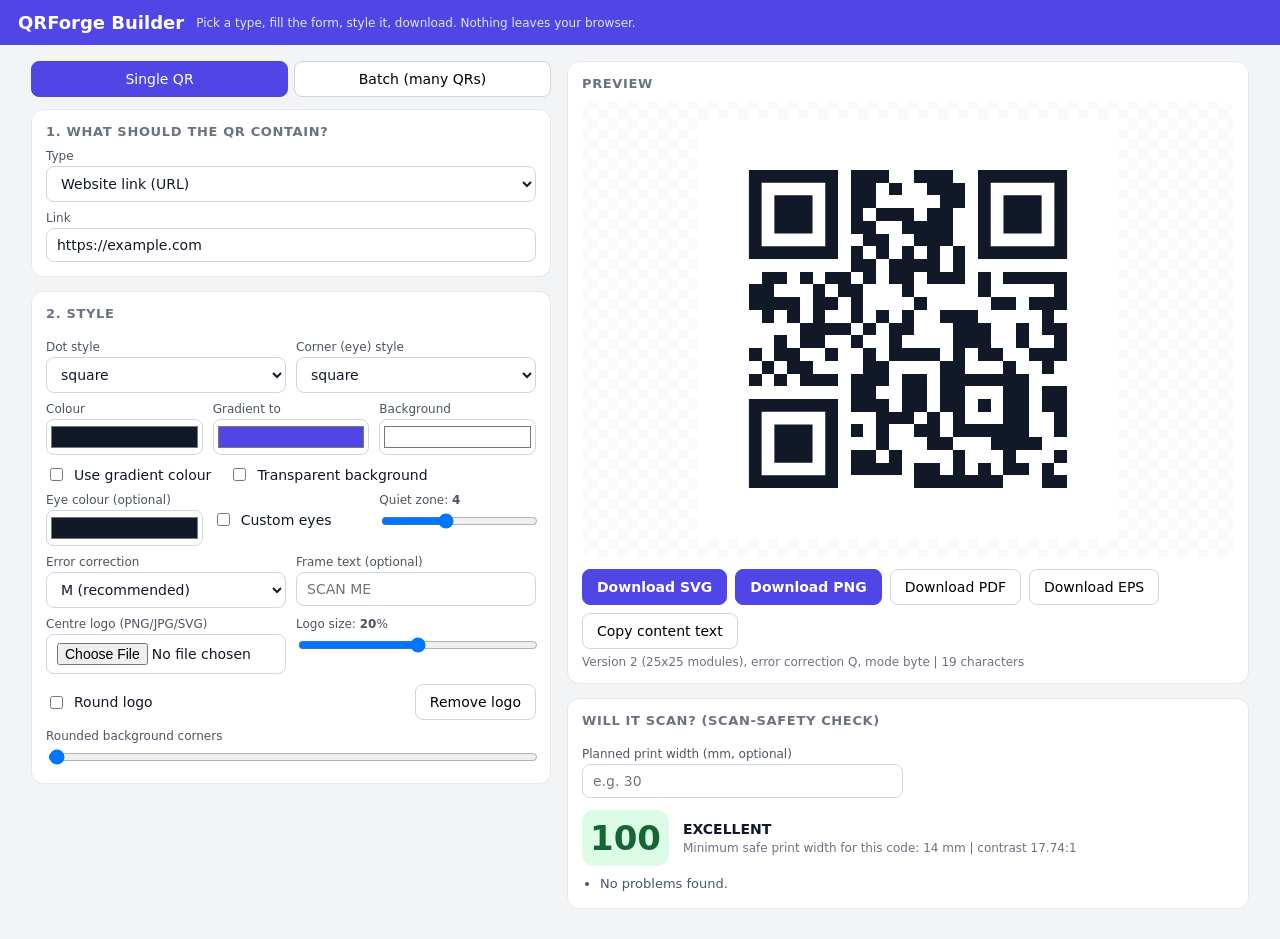
<file: index.html>
<!doctype html>
<html lang="en">
<head>
<meta charset="utf-8"><meta name="viewport" content="width=device-width,initial-scale=1">
<title>QRForge Builder</title>
<style>
  :root{--bg:#f3f4f6;--card:#fff;--ink:#111827;--mut:#6b7280;--line:#e5e7eb;--acc:#4f46e5}
  *{box-sizing:border-box}
  body{margin:0;font:14px system-ui,"Segoe UI",Tahoma,sans-serif;background:var(--bg);color:var(--ink)}
  header{display:flex;align-items:center;gap:12px;padding:12px 18px;background:var(--acc);color:#fff;flex-wrap:wrap}
  header h1{margin:0;font-size:18px}header span{opacity:.85;font-size:12px}
  main{display:grid;grid-template-columns:minmax(0,520px) minmax(0,1fr);gap:16px;padding:16px;align-items:start;max-width:1250px;margin:0 auto}
  @media(max-width:900px){main{grid-template-columns:minmax(0,1fr)}}
  .card{background:var(--card);border:1px solid var(--line);border-radius:12px;padding:14px;margin-bottom:14px}
  h2{font-size:13px;text-transform:uppercase;letter-spacing:.05em;color:var(--mut);margin:0 0 10px}
  label{display:block;font-size:12px;color:#4b5563;margin:9px 0 3px}
  input,select,textarea{width:100%;font:inherit;padding:8px 10px;border:1px solid #d1d5db;border-radius:8px;background:#fff;color:var(--ink)}
  input[type=color]{padding:2px;height:36px}input[type=range]{padding:0}input[type=checkbox]{width:auto}
  textarea{min-height:64px;resize:vertical}
  .row{display:grid;grid-template-columns:repeat(2,minmax(0,1fr));gap:10px}
  .row3{display:grid;grid-template-columns:repeat(3,minmax(0,1fr));gap:10px}
  .tabs{display:flex;gap:6px;margin-bottom:12px}
  .tabs button{flex:1;padding:9px;border:1px solid #d1d5db;background:#fff;border-radius:8px;cursor:pointer;font:inherit}
  .tabs button.on{background:var(--acc);color:#fff;border-color:var(--acc)}
  button.act{padding:9px 14px;border-radius:8px;border:1px solid #d1d5db;background:#fff;cursor:pointer;font:inherit}
  button.pri{background:var(--acc);color:#fff;border-color:var(--acc);font-weight:600}
  .chk{display:flex;gap:8px;align-items:center;margin-top:10px}
  #prev{display:flex;justify-content:center;padding:18px;background:repeating-conic-gradient(#f9fafb 0 25%,#fff 0 50%) 50%/20px 20px;border-radius:10px}
  #prev svg{max-width:100%;height:auto;max-height:420px;width:auto}
  .score{display:flex;align-items:center;gap:14px}
  .big{font-size:34px;font-weight:800;min-width:78px;text-align:center;border-radius:12px;padding:8px}
  .excellent{background:#dcfce7;color:#166534}.good{background:#e0f2fe;color:#075985}.risky{background:#fef3c7;color:#92400e}.poor{background:#fee2e2;color:#991b1b}
  ul.iss{margin:10px 0 0;padding-left:18px;font-size:13px}ul.iss li{margin:3px 0}
  li.error{color:#b91c1c}li.warning{color:#b45309}li.info{color:#475569}
  .meta{font-size:12px;color:var(--mut);margin-top:6px;word-break:break-all}
  .btns{display:flex;gap:8px;flex-wrap:wrap;margin-top:12px}
  #err{color:#b91c1c;font-size:13px;margin-bottom:8px}
  .hint{color:var(--mut);font-size:12px;margin-top:4px}
</style>
</head>
<body>
<header><h1>QRForge Builder</h1><span>Pick a type, fill the form, style it, download. Nothing leaves your browser.</span></header>
<main>
<div>
  <div class="tabs"><button id="t1" class="on">Single QR</button><button id="t2">Batch (many QRs)</button></div>

  <div id="single">
    <div class="card"><h2>1. What should the QR contain?</h2>
      <label>Type</label><select id="type"></select>
      <div id="fields"></div>
    </div>
  </div>

  <div id="batch" style="display:none">
    <div class="card"><h2>1. List of contents (one per line)</h2>
      <p class="hint">Every line becomes one QR code. Use <b>name | content</b> to name the file, e.g. <code>table-1 | https://menu.example.com/t1</code>. A line without | uses the line as content.</p>
      <textarea id="lines" style="min-height:150px" spellcheck="false">table-1 | https://example.com/menu?table=1
table-2 | https://example.com/menu?table=2
table-3 | https://example.com/menu?table=3</textarea>
      <div class="btns"><button class="act pri" id="zipSvg">Download ZIP (SVG)</button><button class="act" id="zipPng">Download ZIP (PNG)</button><button class="act" id="zipPdf">Download ZIP (PDF)</button><button class="act" id="sheet">Open print sheet</button></div>
      <div class="hint" id="bcount"></div>
    </div>
  </div>

  <div class="card"><h2>2. Style</h2>
    <div class="row"><div><label>Dot style</label><select id="dots"></select></div><div><label>Corner (eye) style</label><select id="eyes"></select></div></div>
    <div class="row3"><div><label>Colour</label><input type="color" id="fg" value="#111827"></div><div><label>Gradient to</label><input type="color" id="fg2" value="#4f46e5"></div><div><label>Background</label><input type="color" id="bg" value="#ffffff"></div></div>
    <div class="chk"><input type="checkbox" id="grad"><span>Use gradient colour</span><input type="checkbox" id="transp" style="margin-left:14px"><span>Transparent background</span></div>
    <div class="row3"><div><label>Eye colour (optional)</label><input type="color" id="eye" value="#111827"></div><div><label>&nbsp;</label><div class="chk" style="margin:0"><input type="checkbox" id="useEye"><span>Custom eyes</span></div></div><div><label>Quiet zone: <b id="mv">4</b></label><input type="range" id="margin" min="0" max="10" value="4"></div></div>
    <div class="row"><div><label>Error correction</label><select id="ecl"><option value="M">M (recommended)</option><option value="L">L (smallest)</option><option value="Q">Q</option><option value="H">H (most robust)</option></select></div>
    <div><label>Frame text (optional)</label><input id="frame" placeholder="SCAN ME" maxlength="28"></div></div>
    <div class="row"><div><label>Centre logo (PNG/JPG/SVG)</label><input type="file" id="logo" accept="image/png,image/jpeg,image/svg+xml,image/webp"></div>
    <div><label>Logo size: <b id="lv">20</b>%</label><input type="range" id="lsize" min="10" max="30" value="20"></div></div>
    <div class="chk"><input type="checkbox" id="lcirc"><span>Round logo</span><button class="act" id="lclear" style="margin-left:auto">Remove logo</button></div>
    <label>Rounded background corners</label><input type="range" id="radius" min="0" max="25" value="0">
  </div>
</div>

<div>
  <div class="card"><h2>Preview</h2><div id="err"></div><div id="prev"></div>
    <div class="btns"><button class="act pri" id="dSvg">Download SVG</button><button class="act pri" id="dPng">Download PNG</button><button class="act" id="dPdf" title="Plain print version: square modules, first colour only">Download PDF</button><button class="act" id="dEps" title="Plain print version: square modules, first colour only">Download EPS</button><button class="act" id="cpy">Copy content text</button></div>
    <div class="meta" id="meta"></div>
  </div>
  <div class="card"><h2>Will it scan? (scan-safety check)</h2>
    <div class="row"><div><label>Planned print width (mm, optional)</label><input id="mm" type="number" min="5" max="1000" placeholder="e.g. 30"></div><div></div></div>
    <div class="score" style="margin-top:12px"><div class="big" id="sc">-</div><div><b id="lvl"></b><div class="hint" id="cm"></div></div></div>
    <ul class="iss" id="iss"></ul>
  </div>
</div>
</main>

<script>/*!
 * QRForge v1.0.0
 * Zero-dependency QR code generator for browser and Node.js.
 * 15 ready-made payload builders (Wi-Fi, vCard, UPI, EPC, Pix, ZATCA...), custom styles,
 * logo in the centre, scan-safety analysis, PNG/SVG output, batch ZIP and print sheets.
 * (c) QRForge. See LICENSE.txt.
 */
!function(e,t){"object"==typeof module&&module.exports?module.exports=t():"function"==typeof define&&define.amd?define([],t):e.QRForge=t()}("undefined"!=typeof self?self:this,function(){"use strict";var e=Object.prototype.hasOwnProperty;function t(e){return!(null===e||"object"!=typeof e||Array.isArray(e)||e instanceof Date)}function r(t,r){return null!=t&&e.call(t,r)}function n(e){throw new Error("QRForge: "+e)}function o(e){return null==e?"":String(e)}function a(e){return String(e).replace(/[&<>"']/g,function(e){return{"&":"&amp;","<":"&lt;",">":"&gt;",'"':"&quot;","'":"&#39;"}[e]})}function i(e,t,r,n){return e=+e,isFinite(e)?Math.min(r,Math.max(t,e)):n}function s(e){for(var t=[],r=0;r<e.length;r++){var n=e.charCodeAt(r);if(n>=55296&&n<56320&&r+1<e.length){var o=e.charCodeAt(r+1);o>=56320&&o<57344&&(n=65536+(n-55296<<10)+(o-56320),r++)}n<128?t.push(n):n<2048?t.push(192|n>>6,128|63&n):n<65536?t.push(224|n>>12,128|n>>6&63,128|63&n):t.push(240|n>>18,128|n>>12&63,128|n>>6&63,128|63&n)}return t}var l="ABCDEFGHIJKLMNOPQRSTUVWXYZabcdefghijklmnopqrstuvwxyz0123456789+/";function u(e){for(var t="",r=0;r<e.length;r+=3){var n=e[r],o=r+1<e.length?e[r+1]:0,a=r+2<e.length?e[r+2]:0;t+=l[n>>2]+l[(3&n)<<4|o>>4]+(r+1<e.length?l[(15&o)<<2|a>>6]:"=")+(r+2<e.length?l[63&a]:"=")}return t}var c={black:"#000000",white:"#ffffff",red:"#ff0000",green:"#008000",blue:"#0000ff",navy:"#000080",gray:"#808080",grey:"#808080",orange:"#ffa500",purple:"#800080",teal:"#008080",maroon:"#800000",yellow:"#ffff00",pink:"#ffc0cb",brown:"#a52a2a",silver:"#c0c0c0",indigo:"#4b0082",crimson:"#dc143c",gold:"#ffd700",cyan:"#00ffff",magenta:"#ff00ff",lime:"#00ff00",olive:"#808000"};function f(e,t){return"string"!=typeof e?t:(e=e.trim(),/^#([0-9a-fA-F]{3}|[0-9a-fA-F]{4}|[0-9a-fA-F]{6}|[0-9a-fA-F]{8})$/.test(e)||/^[a-zA-Z]{3,20}$/.test(e)||/^(rgb|hsl)a?\(\s*[\d.%\s,\/-]+\)$/.test(e)?e:t)}function h(e){return"string"!=typeof e?null:(e=e.trim().toLowerCase(),r(c,e)&&(e=c[e]),(t=/^#([0-9a-f]{3})[0-9a-f]?$/.exec(e))?[parseInt(t[1][0]+t[1][0],16),parseInt(t[1][1]+t[1][1],16),parseInt(t[1][2]+t[1][2],16)]:(t=/^#([0-9a-f]{6})(?:[0-9a-f]{2})?$/.exec(e))?[parseInt(t[1].substr(0,2),16),parseInt(t[1].substr(2,2),16),parseInt(t[1].substr(4,2),16)]:(t=/^rgba?\(\s*(\d+)[\s,]+(\d+)[\s,]+(\d+)/.exec(e))?[Math.min(255,+t[1]),Math.min(255,+t[2]),Math.min(255,+t[3])]:null);var t}function g(e){var t=e.map(function(e){return(e/=255)<=.03928?e/12.92:Math.pow((e+.055)/1.055,2.4)});return.2126*t[0]+.7152*t[1]+.0722*t[2]}function d(e,t){var r=g(e),n=g(t);return(Math.max(r,n)+.05)/(Math.min(r,n)+.05)}function p(e,t){var r=o(e).replace(/[\\\/:*?"<>|\u0000-\u001f]/g,"-").replace(/\s+/g," ").trim().replace(/[. ]+$/,"");return/^(con|prn|aux|nul|com[1-9]|lpt[1-9])(\..*)?$/i.test(r)&&(r="_"+r),(r||t||"qrcode").slice(0,120)}var m=function(){var e=[[-1,7,10,15,20,26,18,20,24,30,18,20,24,26,30,22,24,28,30,28,28,28,28,30,30,26,28,30,30,30,30,30,30,30,30,30,30,30,30,30,30],[-1,10,16,26,18,24,16,18,22,22,26,30,22,22,24,24,28,28,26,26,26,26,28,28,28,28,28,28,28,28,28,28,28,28,28,28,28,28,28,28,28],[-1,13,22,18,26,18,24,18,22,20,24,28,26,24,20,30,24,28,28,26,30,28,30,30,30,30,28,30,30,30,30,30,30,30,30,30,30,30,30,30,30],[-1,17,28,22,16,22,28,26,26,24,28,24,28,22,24,24,30,28,28,26,28,30,24,30,30,30,30,30,30,30,30,30,30,30,30,30,30,30,30,30,30]],t=[[-1,1,1,1,1,1,2,2,2,2,4,4,4,4,4,6,6,6,6,7,8,8,9,9,10,12,12,12,13,14,15,16,17,18,19,19,20,21,22,24,25],[-1,1,1,1,2,2,4,4,4,5,5,5,8,9,9,10,10,11,13,14,16,17,17,18,20,21,23,25,26,28,29,31,33,35,37,38,40,43,45,47,49],[-1,1,1,2,2,4,4,6,6,8,8,8,10,12,16,12,17,16,18,21,20,23,23,25,27,29,34,34,35,38,40,43,45,48,51,53,56,59,62,65,68],[-1,1,1,2,4,4,4,5,6,8,8,11,11,16,16,18,16,19,21,25,25,25,34,30,32,35,37,40,42,45,48,51,54,57,60,63,66,70,74,77,81]],o={L:0,M:1,Q:2,H:3},a={L:1,M:0,Q:3,H:2},l=["L","M","Q","H"],u="0123456789ABCDEFGHIJKLMNOPQRSTUVWXYZ $%*+-./:",c={numeric:[10,12,14],alnum:[9,11,13],byte:[8,16,16]},f={numeric:1,alnum:2,byte:4};function h(e){var t=(16*e+128)*e+64;if(e>=2){var r=Math.floor(e/7)+2;t-=(25*r-10)*r-55,e>=7&&(t-=36)}return t}function g(r,n){return Math.floor(h(r)/8)-e[n][r]*t[n][r]}function d(e,t){for(var r=0,n=7;n>=0;n--)r=r<<1^285*(r>>>7),r^=(t>>>n&1)*e;return r}function p(e,t){var r=t.map(function(){return 0});return e.forEach(function(e){var n=e^r.shift();r.push(0),t.forEach(function(e,t){r[t]^=d(e,n)})}),r}function m(e,t){return!!(e>>>t&1)}function v(e,t,r){return 4+c[e][r<=9?0:r<=26?1:2]+("numeric"===e?10*Math.floor(t/3)+(t%3==1?4:t%3==2?7:0):"alnum"===e?11*Math.floor(t/2)+t%2*6:8*t)}return{encode:function(y,b){b=b||{};var w=String(y);w.length||n("content is empty");for(var x,M=r(o,b.ecl)?b.ecl:"M",A=o[M],k=function(e){if(/^[0-9]+$/.test(e))return"numeric";for(var t=0;t<e.length;t++)if(u.indexOf(e[t])<0)return"byte";return"alnum"}(w),C="byte"===k?s(w):null,U=C?C.length:w.length,z=0|i(b.minVersion,1,40,1);z>40&&n("content is too long for a QR code at error correction "+M),!((x=v(k,U,z))<=8*g(z,A));z++);if(!1!==b.boost)for(var E=A+1;E<4;E++)x<=8*g(z,E)&&(A=E);var T,R,P=4*z+17,F=[];function I(e,t){for(var r=t-1;r>=0;r--)F.push(e>>>r&1)}if(I(f[k],4),I(U,c[k][z<=9?0:z<=26?1:2]),"numeric"===k)for(T=0;T<w.length;T+=3){var q=w.substr(T,3);I(parseInt(q,10),3===q.length?10:2===q.length?7:4)}else if("alnum"===k)for(T=0;T<w.length;T+=2)T+1<w.length?I(45*u.indexOf(w[T])+u.indexOf(w[T+1]),11):I(u.indexOf(w[T]),6);else C.forEach(function(e){I(e,8)});var N=8*g(z,A);I(0,Math.min(4,N-F.length)),I(0,(8-F.length%8)%8);for(var j=236;F.length<N;j^=253)I(j,8);var O=[];for(T=0;T<F.length;T+=8){var D=0;for(R=0;R<8;R++)D=D<<1|F[T+R];O.push(D)}var S=t[A][z],L=e[A][z],B=Math.floor(h(z)/8),$=S-B%S,Q=Math.floor(B/S),V=[],H=function(e){for(var t=[],r=0;r<e;r++)t.push(0);t[e-1]=1;var n=1;for(r=0;r<e;r++){for(var o=0;o<t.length;o++)t[o]=d(t[o],n),o+1<t.length&&(t[o]^=t[o+1]);n=d(n,2)}return t}(L),Z=0;for(T=0;T<S;T++){var W=O.slice(Z,Z+Q-L+(T<$?0:1)),G=p(W,H);Z+=W.length,T<$&&W.push(0),V.push(W.concat(G))}var Y=[],K=[];for(T=0;T<V[0].length;T++)for(R=0;R<V.length;R++)(T!==Q-L||R>=$)&&(Y.push(V[R][T]),K.push(R));var _=[],J=[];for(T=0;T<P;T++)_.push(new Array(P).fill(!1)),J.push(new Array(P).fill(!1));function X(e,t,r){_[t][e]=r,J[t][e]=!0}function ee(e,t){for(var r=-4;r<=4;r++)for(var n=-4;n<=4;n++){var o=Math.max(Math.abs(n),Math.abs(r)),a=e+n,i=t+r;a>=0&&a<P&&i>=0&&i<P&&X(a,i,2!==o&&4!==o)}}function te(e,t){for(var r=-2;r<=2;r++)for(var n=-2;n<=2;n++)X(e+n,t+r,1!==Math.max(Math.abs(n),Math.abs(r)))}function re(e){for(var t=a[l[A]]<<3|e,r=t,n=0;n<10;n++)r=r<<1^1335*(r>>>9);var o,i=21522^(t<<10|r);for(o=0;o<=5;o++)X(8,o,m(i,o));for(X(8,7,m(i,6)),X(8,8,m(i,7)),X(7,8,m(i,8)),o=9;o<15;o++)X(14-o,8,m(i,o));for(o=0;o<8;o++)X(P-1-o,8,m(i,o));for(o=8;o<15;o++)X(8,P-15+o,m(i,o));X(8,P-8,!0)}for(T=0;T<P;T++)X(6,T,T%2==0),X(T,6,T%2==0);ee(3,3),ee(P-4,3),ee(3,P-4);var ne=function(e){if(1===e)return[];for(var t=Math.floor(e/7)+2,r=4*e+17,n=32===e?26:2*Math.ceil((4*e+4)/(2*t-2)),o=[6],a=r-7;o.length<t;a-=n)o.splice(1,0,a);return o}(z),oe=ne.length;for(T=0;T<oe;T++)for(R=0;R<oe;R++)0===T&&0===R||0===T&&R===oe-1||T===oe-1&&0===R||te(ne[T],ne[R]);if(re(0),z>=7){var ae=z;for(T=0;T<12;T++)ae=ae<<1^7973*(ae>>>11);var ie=z<<12|ae;for(T=0;T<18;T++){var se=m(ie,T),le=P-11+T%3,ue=Math.floor(T/3);X(le,ue,se),X(ue,le,se)}}for(var ce=0,fe=new Array(P*P),he=P-1;he>=1;he-=2){6===he&&(he=5);for(var ge=0;ge<P;ge++)for(R=0;R<2;R++){var de=he-R,pe=!(he+1&2)?P-1-ge:ge;!J[pe][de]&&ce<8*Y.length&&(_[pe][de]=m(Y[ce>>>3],7-(7&ce)),fe[pe*P+de]=ce>>>3,ce++)}}function me(e){for(var t=0;t<P;t++)for(var r=0;r<P;r++){var n;switch(e){case 0:n=(r+t)%2==0;break;case 1:n=t%2==0;break;case 2:n=r%3==0;break;case 3:n=(r+t)%3==0;break;case 4:n=(Math.floor(r/3)+Math.floor(t/2))%2==0;break;case 5:n=r*t%2+r*t%3==0;break;case 6:n=(r*t%2+r*t%3)%2==0;break;default:n=((r+t)%2+r*t%3)%2==0}n&&!J[t][r]&&(_[t][r]=!_[t][r])}}function ve(){var e,t,r,n=0,o=0,a=[1,0,1,1,1,0,1,0,0,0,0],i=[0,0,0,0,1,0,1,1,1,0,1];function s(e){var t,r,n=0,o=1;for(t=1;t<=P;t++)t<P&&e[t]===e[t-1]?o++:(o>=5&&(n+=o-5+3),o=1);for(t=0;t+11<=P;t++){var s=!0,l=!0;for(r=0;r<11;r++)e[t+r]!==a[r]&&(s=!1),e[t+r]!==i[r]&&(l=!1);s&&(n+=40),l&&(n+=40)}return n}for(e=0;e<P;e++){var l=[],u=[];for(t=0;t<P;t++)l.push(_[e][t]?1:0),u.push(_[t][e]?1:0),_[e][t]&&o++;n+=s(l)+s(u)}for(e=0;e<P-1;e++)for(t=0;t<P-1;t++){var c=_[e][t];c===_[e][t+1]&&c===_[e+1][t]&&c===_[e+1][t+1]&&(n+=3)}return r=P*P,n+=10*(Math.ceil(Math.abs(20*o-10*r)/r)-1)}var ye=0;if(void 0!==b.mask&&null!==b.mask&&b.mask>=0&&b.mask<=7)ye=0|b.mask;else for(var be=1/0,we=0;we<8;we++){me(we),re(we);var xe=ve();xe<be&&(ye=we,be=xe),me(we)}return me(ye),re(ye),{version:z,size:P,ecl:l[A],mask:ye,mode:k,bytes:U,blocks:S,correctable:Math.floor(L/2),cw:function(e,t){return fe[t*P+e]},blockOf:function(e){return K[e]},get:function(e,t){return e>=0&&t>=0&&e<P&&t<P&&_[t][e]}}}}}();function v(e){return encodeURIComponent(o(e))}function y(e,t){return""===o(e).trim()&&n(t+" is required"),o(e).trim()}function b(e,t){var r=+e;return(!isFinite(r)||r<0||r>1e12)&&n(t+" must be a positive number"),r.toFixed(2)}function w(e){return o(e).replace(/([\\;,:"])/g,"\\$1")}function x(e){return o(e).replace(/\\/g,"\\\\").replace(/\r\n|\r|\n/g,"\\n").replace(/;/g,"\\;").replace(/,/g,"\\,")}function M(e){return(e<10?"0":"")+e}function A(e){var t=new Date(e);return t.getUTCFullYear()+M(t.getUTCMonth()+1)+M(t.getUTCDate())}function k(e,t){var r,o="string"==typeof e?/^(\d{4})-(\d{2})-(\d{2})$/.exec(e):null;return o?(A(r=Date.UTC(+o[1],+o[2]-1,+o[3]))!==o[1]+o[2]+o[3]&&n(t+" is not a valid date"),r):(r=e instanceof Date?e:new Date(e),isNaN(r.getTime())&&n(t+" is not a valid date"),Date.UTC(r.getFullYear(),r.getMonth(),r.getDate()))}function C(e,t,r){if(t)return A(k(e,r));var o=e instanceof Date?e:new Date(e);return isNaN(o.getTime())&&n(r+" is not a valid date"),o.getUTCFullYear()+M(o.getUTCMonth()+1)+M(o.getUTCDate())+"T"+M(o.getUTCHours())+M(o.getUTCMinutes())+M(o.getUTCSeconds())+"Z"}function U(e){return o(e).replace(/\\/g,"\\\\").replace(/\r\n|\r|\n/g,"\\n").replace(/;/g,"\\;").replace(/,/g,"\\,")}function z(e,t){return e+("0"+(t=o(t)).length).slice(-2)+t}function E(e){return o(e).normalize?o(e).normalize("NFD").replace(/[\u0300-\u036f]/g,"").replace(/[^\x20-\x7e]/g,""):o(e)}function T(e,t){var r=s(t);return r.length>255&&n("ZATCA field is too long"),[e,r.length].concat(r)}var R={text:function(e){return o(t(e)?e.text:e)},url:function(e){var r=y(t(e)?e.url:e,"url");return/^[a-z][a-z0-9+.\-]*:/i.test(r)?/^(https?|ftp):\/\//i.test(r)||n('url must start with http:// or https:// (use type "text" for other schemes)'):r="https://"+r,/[\s\u0000-\u001f]/.test(r)&&n("url must not contain spaces"),r},wifi:function(e){var t=o((e=e||{}).security||(e.password?"WPA":"nopass")).toUpperCase();["WPA","WPA2","WPA3","WEP","NOPASS"].indexOf(t)<0&&n("wifi security must be WPA, WEP or nopass");var r="NOPASS"===t?"nopass":"WEP"===t?"WEP":"WPA";return"nopass"===r||o(e.password)||n("wifi password is required for "+r),""===o(e.ssid)&&n("wifi ssid is required"),"WIFI:T:"+r+";S:"+w(o(e.ssid))+";"+("nopass"!==r?"P:"+w(e.password)+";":"")+(e.hidden?"H:true;":"")+";"},vcard:function(e){var t=o((e=e||{}).firstName),r=o(e.lastName),a=o(e.name)||(t+" "+r).trim();a||n("vcard needs a name");var i=["BEGIN:VCARD","VERSION:3.0","N:"+x(r)+";"+x(t)+";;;","FN:"+x(a)];return e.org&&i.push("ORG:"+x(e.org)),e.title&&i.push("TITLE:"+x(e.title)),e.phone&&i.push("TEL;TYPE=CELL:"+x(e.phone)),e.workPhone&&i.push("TEL;TYPE=WORK:"+x(e.workPhone)),e.email&&i.push("EMAIL:"+x(e.email)),e.website&&i.push("URL:"+x(e.website)),(e.street||e.city||e.region||e.zip||e.country)&&i.push("ADR;TYPE=WORK:;;"+[e.street,e.city,e.region,e.zip,e.country].map(x).join(";")),e.note&&i.push("NOTE:"+x(e.note)),i.push("END:VCARD"),i.join("\r\n")},email:function(e){var r=y((e=t(e)?e:{to:e}).to,"email address");/^[^\s@<>"]+@[^\s@<>"]+\.[^\s@<>"]+$/.test(r)||n("email address looks invalid");var o=[];return e.subject&&o.push("subject="+v(e.subject)),e.body&&o.push("body="+v(e.body)),"mailto:"+r+(o.length?"?"+o.join("&"):"")},phone:function(e){var r=y(t(e)?e.number:e,"phone number");return/^\+?[0-9 ()\-.]{3,24}$/.test(r)||n("phone number looks invalid"),"tel:"+r.replace(/[ ().\-]/g,"")},sms:function(e){var t=y((e=e||{}).number,"phone number");return/^\+?[0-9 ()\-.]{3,24}$/.test(t)||n("phone number looks invalid"),"SMSTO:"+t.replace(/[ ().\-]/g,"")+":"+o(e.message)},geo:function(e){var t=+(e=e||{}).lat,r=+(void 0!==e.lng?e.lng:e.lon);return(!isFinite(t)||t<-90||t>90)&&n("latitude must be between -90 and 90"),(!isFinite(r)||r<-180||r>180)&&n("longitude must be between -180 and 180"),"geo:"+t+","+r+(e.query?"?q="+v(e.query):"")},whatsapp:function(e){var t=o((e=e||{}).number).replace(/[^0-9]/g,"");return(t.length<6||t.length>15)&&n("whatsapp number must be in international format, e.g. +923001234567"),"https://wa.me/"+t+(e.message?"?text="+v(e.message):"")},event:function(e){var t,r=y((e=e||{}).title,"event title"),n=!!e.allDay,o=C(e.start,n,"event start");t=n?A(k(e.end||e.start,"event end")+864e5):C(e.end||e.start,!1,"event end");var a=["BEGIN:VCALENDAR","VERSION:2.0","BEGIN:VEVENT","SUMMARY:"+U(r),"DTSTART"+(n?";VALUE=DATE":"")+":"+o,"DTEND"+(n?";VALUE=DATE":"")+":"+t];return e.location&&a.push("LOCATION:"+U(e.location)),e.description&&a.push("DESCRIPTION:"+U(e.description)),a.push("END:VEVENT","END:VCALENDAR"),a.join("\r\n")},upi:function(e){var t=y((e=e||{}).vpa||e.pa,"UPI id (vpa)");/^[A-Za-z0-9.\-_]{2,256}@[A-Za-z]{2,64}$/.test(t)||n("UPI id must look like name@bank");var r=["pa="+v(t)];return e.name&&r.push("pn="+v(e.name)),void 0!==e.amount&&""!==e.amount&&+e.amount>0&&r.push("am="+b(e.amount,"amount")),r.push("cu="+v(e.currency||"INR")),e.note&&r.push("tn="+v(e.note)),"upi://pay?"+r.join("&")},epc:function(e){var t=y((e=e||{}).iban,"IBAN").replace(/\s+/g,"").toUpperCase();(function(e){if(!/^[A-Z]{2}\d{2}[A-Z0-9]{11,30}$/.test(e))return!1;for(var t=e.slice(4)+e.slice(0,4),r=0,n=0;n<t.length;n++){var o=t.charCodeAt(n),a=o>=65?o-55:o-48;r=(a>9?100*r+a:10*r+a)%97}return 1===r})(t)||n("IBAN is not valid (check digits do not match)");var r=y(e.name,"beneficiary name");r.length>70&&n("beneficiary name is limited to 70 characters");var a=o(e.reference),i=o(e.remittance);[r,a,i,o(e.bic),o(e.purpose)].forEach(function(e){/[\u0000-\u001f\u007f]/.test(e)&&n("EPC fields must not contain line breaks or control characters")}),a.length>35&&n("structured reference is limited to 35 characters"),i.length>140&&n("remittance text is limited to 140 characters");var s="";if(void 0!==e.amount&&""!==e.amount&&0!==+e.amount){var l=+e.amount;(!isFinite(l)||l<.01||l>999999999.99)&&n("EPC amount must be between 0.01 and 999999999.99 EUR"),s="EUR"+l.toFixed(2)}return["BCD","002","1","SCT",o(e.bic).replace(/\s+/g,"").toUpperCase(),r,t,s,o(e.purpose),a,a?"":i].join("\n")},pix:function(e){var t=y((e=e||{}).key,"Pix key"),r=E(y(e.name,"receiver name")).slice(0,25),o=E(y(e.city,"city")).slice(0,15);t.length>77&&n("Pix key is too long"),/^[\x21-\x7e]+$/.test(t)||n("Pix key may only contain plain letters, digits and symbols (no spaces or accents)");var a=z("00","br.gov.bcb.pix")+z("01",t)+(e.description?z("02",E(e.description).slice(0,40)):"");a.length>99&&n("Pix key and description are too long together (max 99 characters inside the account block)");var i=z("00","01")+z("26",a)+z("52","0000")+z("53","986")+(void 0!==e.amount&&""!==e.amount&&+e.amount>0?z("54",b(e.amount,"amount")):"")+z("58","BR")+z("59",r)+z("60",o)+z("62",z("05",E(e.txid||"***").replace(/[^A-Za-z0-9]/g,"").slice(0,25)||"***"));return(i+="6304")+function(e){for(var t=65535,r=s(e),n=0;n<r.length;n++){t^=r[n]<<8;for(var o=0;o<8;o++)t=32768&t?65535&(t<<1^4129):t<<1&65535}return("0000"+t.toString(16).toUpperCase()).slice(-4)}(i)},zatca:function(e){var t=y((e=e||{}).seller,"seller name"),r=y(e.vat,"VAT number"),o=e.time instanceof Date?e.time:new Date(e.time||Date.now());isNaN(o.getTime())&&n("invoice time is not a valid date");var a=o.getUTCFullYear()+"-"+M(o.getUTCMonth()+1)+"-"+M(o.getUTCDate())+"T"+M(o.getUTCHours())+":"+M(o.getUTCMinutes())+":"+M(o.getUTCSeconds())+"Z";return u([].concat(T(1,t),T(2,r),T(3,a),T(4,b(e.total,"total")),T(5,b(e.vatAmount||0,"vat amount"))))},crypto:function(e){var t=o((e=e||{}).coin||"bitcoin").toLowerCase();/^[a-z]{3,20}$/.test(t)||n("coin name looks invalid");var r=y(e.address,"address");/^[A-Za-z0-9]{20,100}$/.test(r)||n("address looks invalid");var a=[];if(void 0!==e.amount&&""!==e.amount&&+e.amount>0){var i=+e.amount;(!isFinite(i)||i>1e12)&&n("amount is out of range"),a.push("amount="+i.toFixed(8).replace(/0+$/,"").replace(/\.$/,""))}return e.label&&a.push("label="+v(e.label)),e.message&&a.push("message="+v(e.message)),t+":"+r+(a.length?"?"+a.join("&"):"")}};var P=["square","rounded","dots","connected","diamond"],F=["square","rounded","circle","leaf"];function I(e,r){e=t(e)?e:{};var n={};n.size=Math.round(i(e.size,16,8192,256)),n.margin=i(e.margin,0,20,4);var a=void 0!==e.fg?e.fg:e.color;t(a)?n.fg={type:"radial"===a.type?"radial":"linear",from:f(a.from,"#000000"),to:f(a.to,"#000000"),angle:i(a.angle,-360,360,45)}:n.fg=f(a,"#000000");var s,l=void 0!==e.bg?e.bg:e.background;if(n.bg="transparent"===l||null===l?"transparent":f(l,"#ffffff"),n.dots=P.indexOf(e.dots)>=0?e.dots:"square",void 0!==e.dots&&P.indexOf(e.dots)<0&&r.push('unknown dots style "'+e.dots+'", using square'),n.eyes=F.indexOf(e.eyes)>=0?e.eyes:"square",n.eyeColor=e.eyeColor?f(e.eyeColor,null):null,n.eyeInnerColor=e.eyeInnerColor?f(e.eyeInnerColor,null):null,n.radius=i(e.radius,0,.25,0),n.title=o(e.title).slice(0,120)||"QR code",n.logo=null,e.logo){var u="string"==typeof e.logo?{src:e.logo}:e.logo,c=t(u)?"string"!=typeof(s=u.src)?null:(s=s.trim(),/^data:image\/(png|jpe?g|gif|webp|svg\+xml);base64,[A-Za-z0-9+\/=]+$/.test(s)||/^https?:\/\/[^\s"'<>`]+$/i.test(s)?s:null):null;c?n.logo={src:c,size:i(u.size,.08,.3,.2),pad:i(u.pad,0,3,1),shape:"circle"===u.shape?"circle":"square",bg:f(u.bg,null)}:r.push("logo ignored: use a data:image/...;base64 URI or an https:// image URL")}if(n.frame=null,e.frame){var h="string"==typeof e.frame?{text:e.frame}:e.frame;t(h)&&o(h.text).trim()&&(n.frame={text:o(h.text).trim().slice(0,28),color:f(h.color,"#111111"),textColor:f(h.textColor,"#ffffff"),position:"top"===h.position?"top":"bottom"})}return n}function q(e,t,r,n,o){var a=o[0],i=o[1],s=o[2],l=o[3],u="M"+(e+a)+","+t;return u+="H"+(e+r-i),i&&(u+="A"+i+","+i+" 0 0 1 "+(e+r)+","+(t+i)),u+="V"+(t+n-s),s&&(u+="A"+s+","+s+" 0 0 1 "+(e+r-s)+","+(t+n)),u+="H"+(e+l),l&&(u+="A"+l+","+l+" 0 0 1 "+e+","+(t+n-l)),u+="V"+(t+a),a&&(u+="A"+a+","+a+" 0 0 1 "+(e+a)+","+t),u+"Z"}function N(e,t,r){return"M"+(e-r)+","+t+"a"+r+","+r+" 0 1 0 "+2*r+",0a"+r+","+r+" 0 1 0 "+-2*r+",0Z"}function j(e,t,r,n){var o,a,i,s,l={},u={},c=!0;for(a=Math.ceil(r-1e-6);a<=Math.floor(r+n-1+1e-6);a++)for(o=Math.ceil(t-1e-6);o<=Math.floor(t+n-1+1e-6);o++)void 0===(i=e.cw(o,a))||l[i]||(l[i]=1,u[s=e.blockOf(i)]=(u[s]||0)+1,u[s]>Math.floor(.6*e.correctable)&&(c=!1));return c}function O(e,t){if(!t.logo)return null;var r=e.size,n=Math.round(t.logo.pad),o=Math.max(1,Math.round(t.logo.size*r));for(o%2==0&&o++;o>=3;o-=2){var a=o+2*n,i=(r-1)/2,s=i-(a-1)/2,l=s;if(a*a/(r*r)<=.2&&j(e,s,l,a))return{ls:o,len:a,x0:s,y0:l,coverage:a*a/(r*r),lx:i-(o-1)/2,ly:i-(o-1)/2,shrunk:o<Math.max(1,Math.round(t.logo.size*r))}}return null}function D(e,r,n){var o=e.size,i=r.margin,s=o+2*i,l=r.frame,u=l?Math.round(.17*s*10)/10:0,c=s+u,f=l&&"top"===l.position?u:0,h=O(e,r);r.logo&&!h?n.push("logo skipped: this code is too small or its error correction too low to hide modules safely (use a longer text or ecl H)"):h&&h.shrunk&&n.push("logo was made smaller so the code stays scannable");var g="qf"+function(e){for(var t=5381,r=0;r<e.length;r++)t=(t<<5)+t+e.charCodeAt(r)|0;return(t>>>0).toString(36)}(JSON.stringify(r)+":"+e.size+":"+e.mask+":"+e.version),d=t(r.fg)?"url(#"+g+")":a(r.fg);function p(t,r){return e.get(t,r)&&!function(e,t){return e<7&&t<7||e>=o-7&&t<7||e<7&&t>=o-7}(t,r)&&!function(e,t){return h&&e>=h.x0-.001&&e<=h.x0+h.len-1+.001&&t>=h.y0-.001&&t<=h.y0+h.len-1+.001}(t,r)}var m,v,y=[];if("square"===r.dots)for(v=0;v<o;v++)for(m=0;m<o;)if(p(m,v)){for(var b=m;m<o&&p(m,v);)m++;y.push("M"+b+","+v+"h"+(m-b)+"v1h-"+(m-b)+"z")}else m++;else for(v=0;v<o;v++)for(m=0;m<o;m++)if(p(m,v))if("rounded"===r.dots)y.push(q(m,v,1,1,[.32,.32,.32,.32]));else if("dots"===r.dots)y.push(N(m+.5,v+.5,.44));else if("diamond"===r.dots)y.push("M"+(m+.5)+","+(v-.04)+"L"+(m+1.04)+","+(v+.5)+"L"+(m+.5)+","+(v+1.04)+"L"+(m-.04)+","+(v+.5)+"Z");else{var w=p(m,v-1),x=p(m,v+1),M=p(m-1,v),A=p(m+1,v);y.push(q(m,v,1,1,[w||M?0:.5,w||A?0:.5,x||A?0:.5,x||M?0:.5]))}var k=r.eyeColor?a(r.eyeColor):d,C=r.eyeInnerColor?a(r.eyeInnerColor):k,U=[],z=[];[[0,0],[o-7,0],[0,o-7]].forEach(function(e){var t,n,o,a=e[0],i=e[1];if("circle"===r.eyes)return U.push(N(a+3.5,i+3.5,3.5)+N(a+3.5,i+3.5,2.5)),void z.push(N(a+3.5,i+3.5,1.5));"rounded"===r.eyes?(t=[2,2,2,2],n=[1,1,1,1],o=[.9,.9,.9,.9]):"leaf"===r.eyes?(t=[2,0,2,0],n=[1,0,1,0],o=[.5,0,.5,0]):(t=[0,0,0,0],n=[0,0,0,0],o=[0,0,0,0]),U.push(q(a,i,7,7,t)+q(a+1,i+1,5,5,n)),z.push(q(a+2,i+2,3,3,o))});var E='<svg xmlns="http://www.w3.org/2000/svg" xmlns:xlink="http://www.w3.org/1999/xlink" viewBox="0 0 '+s+" "+c+'" style="forced-color-adjust:none" width="'+r.size+'" height="'+Math.round(r.size*c/s)+'" role="img" aria-label="'+a(r.title)+'"><title>'+a(r.title)+"</title>",T="";if(t(r.fg)){if("radial"===r.fg.type)T+='<radialGradient id="'+g+'" gradientUnits="userSpaceOnUse" cx="'+o/2+'" cy="'+o/2+'" r="'+(.72*o).toFixed(2)+'">';else{var R=r.fg.angle*Math.PI/180,P=Math.cos(R)*o/2,F=Math.sin(R)*o/2;T+='<linearGradient id="'+g+'" gradientUnits="userSpaceOnUse" x1="'+(o/2-P).toFixed(2)+'" y1="'+(o/2-F).toFixed(2)+'" x2="'+(o/2+P).toFixed(2)+'" y2="'+(o/2+F).toFixed(2)+'">'}T+='<stop offset="0" stop-color="'+a(r.fg.from)+'"/><stop offset="1" stop-color="'+a(r.fg.to)+'"/>'+("radial"===r.fg.type?"</radialGradient>":"</linearGradient>")}var I=h?a(r.logo.bg||("transparent"===r.bg?"#ffffff":r.bg)):"";if(h&&"circle"===r.logo.shape&&(T+='<clipPath id="'+g+'c"><circle cx="'+o/2+'" cy="'+o/2+'" r="'+h.ls/2+'"/></clipPath>'),T&&(E+="<defs>"+T+"</defs>"),"transparent"!==r.bg&&(E+='<rect width="'+s+'" height="'+c+'" fill="'+a(r.bg)+'"'+(r.radius?' rx="'+(r.radius*s).toFixed(2)+'"':"")+"/>"),E+='<g transform="translate('+i+","+(i+f)+')">',y.length&&(E+='<path d="'+y.join("")+'" fill="'+d+'"'+("square"===r.dots?' shape-rendering="crispEdges"':"")+"/>"),E+='<path d="'+U.join("")+'" fill="'+k+'" fill-rule="evenodd"/>',E+='<path d="'+z.join("")+'" fill="'+C+'"/>',h){var j=o/2,D=h.len/2;E+="circle"===r.logo.shape?'<circle cx="'+j+'" cy="'+j+'" r="'+D+'" fill="'+I+'"/>':'<rect x="'+(j-D)+'" y="'+(j-D)+'" width="'+h.len+'" height="'+h.len+'" fill="'+I+'"/>',E+='<image href="'+a(r.logo.src)+'" xlink:href="'+a(r.logo.src)+'" x="'+(j-h.ls/2)+'" y="'+(j-h.ls/2)+'" width="'+h.ls+'" height="'+h.ls+'" preserveAspectRatio="xMidYMid meet"'+("circle"===r.logo.shape?' clip-path="url(#'+g+'c)"':"")+"/>"}if(E+="</g>",l){var S="top"===l.position?0:s,L=.52*u,B=.92*s;l.text.length*L*.62>B&&(L=B/(.62*l.text.length)),E+='<rect x="0.25" y="0.25" width="'+(s-.5)+'" height="'+(c-.5)+'" fill="none" stroke="'+a(l.color)+'" stroke-width="0.5"'+(r.radius?' rx="'+(r.radius*s).toFixed(2)+'"':"")+"/>",E+='<rect x="0" y="'+S+'" width="'+s+'" height="'+u+'" fill="'+a(l.color)+'"/>',E+='<text x="'+s/2+'" y="'+(S+u/2)+'" fill="'+a(l.textColor)+'" font-family="system-ui,\'Segoe UI\',Arial,sans-serif" font-weight="700" font-size="'+L.toFixed(2)+'" text-anchor="middle" dominant-baseline="central">'+a(l.text)+"</text>"}return E+"</svg>"}var S=function(){for(var e=[],t=0;t<256;t++){for(var r=t,n=0;n<8;n++)r=1&r?3988292384^r>>>1:r>>>1;e.push(r>>>0)}return e}();function L(e){for(var t=4294967295,r=0;r<e.length;r++)t=S[255&(t^e[r])]^t>>>8;return(4294967295^t)>>>0}function B(e,t,r){e[t]=r>>>24&255,e[t+1]=r>>>16&255,e[t+2]=r>>>8&255,e[t+3]=255&r}function $(e,t,r){e[t]=255&r,e[t+1]=r>>>8&255,e[t+2]=r>>>16&255,e[t+3]=r>>>24&255}function Q(e,t,r){e[t]=255&r,e[t+1]=r>>>8&255}function V(e,t){var r=new Uint8Array(12+t.length);B(r,0,t.length);for(var n=0;n<4;n++)r[4+n]=e.charCodeAt(n);return r.set(t,8),B(r,8+t.length,L(r.subarray(4,8+t.length))),r}function H(e){var t,r=0,n=0;for(t=0;t<e.length;t++)r+=e[t].length;var o=new Uint8Array(r);for(t=0;t<e.length;t++)o.set(e[t],n),n+=e[t].length;return o}function Z(e){var t=[],r=[],o=0,a=0;e.forEach(function(e){var i=Uint8Array.from(s(p(e.name,"file"))),l="string"==typeof e.data?Uint8Array.from(s(e.data)):Uint8Array.from(e.data);(a+=l.length)>419430400&&n("ZIP would be larger than 400 MB; create fewer or smaller codes");var u=L(l),c=new Uint8Array(30+i.length),f=new Uint8Array(46+i.length);$(c,0,67324752),Q(c,4,20),Q(c,6,2048),Q(c,10,0),Q(c,12,33),$(c,14,u),$(c,18,l.length),$(c,22,l.length),Q(c,26,i.length),c.set(i,30),$(f,0,33639248),Q(f,4,20),Q(f,6,20),Q(f,8,2048),Q(f,14,33),$(f,16,u),$(f,20,l.length),$(f,24,l.length),Q(f,28,i.length),$(f,42,o),f.set(i,46),t.push(c,l),r.push(f),o+=c.length+l.length});var i=H(r),l=new Uint8Array(22);return $(l,0,101010256),Q(l,8,e.length),Q(l,10,e.length),$(l,12,i.length),$(l,16,o),H(t.concat([i,l]))}function W(e,o){o=t(o)?o:{},this.warnings=[],this.text=function(e){if("string"==typeof e||"number"==typeof e)return String(e);if(t(e)){r(e,"type")||n('object content needs a "type" ('+Object.keys(R).join(", ")+")");var o=String(e.type);return r(R,o)||n('unknown type "'+o+'" (use one of: '+Object.keys(R).join(", ")+")"),R[o](e)}return n("content must be a string or a { type, ... } object")}(e),this.type=t(e)?String(e.type):"text",this.options=o;var a=r({L:1,M:1,Q:1,H:1},o.ecl)?o.ecl:"M";void 0!==o.ecl&&a!==o.ecl&&this.warnings.push('unknown ecl "'+o.ecl+'", using M'),o.logo&&"Q"!==a&&"H"!==a&&(a="H"),this.qr=m.encode(this.text,{ecl:a,minVersion:o.minVersion,mask:o.mask,boost:o.boost}),this.version=this.qr.version,this.size=this.qr.size,this.ecl=this.qr.ecl,this.mode=this.qr.mode,this.style=I(o,this.warnings)}function G(e,r){r=t(r)?r:{};var n,o,a,s=Math.round(i(r.margin,0,20,4)),l=i(r.mm,5,2e3,50),u=h(t(r.fg)?r.fg.from:void 0!==r.fg?r.fg:r.color)||[0,0,0],c=void 0!==r.bg?r.bg:r.background,f="transparent"===c||null===c?null:h(c)||[255,255,255],g=e.size+2*s,d=[];for(o=0;o<e.size;o++)for(a=-1,n=0;n<=e.size;n++){var p=n<e.size&&e.get(n,o);p&&a<0&&(a=n),!p&&a>=0&&(d.push([a+s,o+s,n-a]),a=-1)}return{total:g,pt:Math.round(l/25.4*72*100)/100,mm:l,fg:u,bg:f,runs:d}}function Y(e){return e.map(function(e){return(Math.round(e/255*1e4)/1e4).toString()}).join(" ")}function K(e,t){var r,n=G(e,t),o=n.pt/n.total,a=[];for(a.push(o+" 0 0 "+o+" 0 0 cm"),n.bg&&a.push(Y(n.bg)+" rg 0 0 "+n.total+" "+n.total+" re f"),a.push(Y(n.fg)+" rg"),r=0;r<n.runs.length;r++)a.push(n.runs[r][0]+" "+(n.total-n.runs[r][1]-1)+" "+n.runs[r][2]+" 1 re");a.push("f");var i=a.join("\n"),s=["<< /Type /Catalog /Pages 2 0 R >>","<< /Type /Pages /Kids [3 0 R] /Count 1 >>","<< /Type /Page /Parent 2 0 R /MediaBox [0 0 "+n.pt+" "+n.pt+"] /Contents 4 0 R /Resources << >> >>","<< /Length "+i.length+" >>\nstream\n"+i+"\nendstream","<< /Producer (QRForge) /Title (QR code) >>"],l="%PDF-1.4\n",u=[];for(r=0;r<s.length;r++)u.push(l.length),l+=r+1+" 0 obj\n"+s[r]+"\nendobj\n";var c=l.length;for(l+="xref\n0 "+(s.length+1)+"\n0000000000 65535 f \n",r=0;r<u.length;r++)l+=("0000000000"+u[r]).slice(-10)+" 00000 n \n";return function(e){var t,r=new Uint8Array(e.length);for(t=0;t<e.length;t++)r[t]=255&e.charCodeAt(t);return r}(l+="trailer\n<< /Size "+(s.length+1)+" /Root 1 0 R /Info 5 0 R >>\nstartxref\n"+c+"\n%%EOF\n")}function _(e,a){return Array.isArray(e)||n("batch needs an array"),e.length>2e3&&n("batch is limited to 2000 codes"),e.map(function(e,n){var i=e,s=null,l=null;t(e)&&!r(e,"type")&&r(e,"content")?(i=e.content,s=e.name,l=e.label):t(e)&&r(e,"type")&&(r(e,"name")||r(e,"label"))&&(s=e.name,l=e.label);var u=new W(i,a);return{index:n+1,name:p(s||l||"qr-"+(n+1)),label:o(l||s||u.text.slice(0,40)),qr:u}})}return W.prototype._style=function(e,r){return I(t(e)?Object.assign({},this.options,e):this.options,r||[])},W.prototype.get=function(e,t){return this.qr.get(e,t)},W.prototype.matrix=function(){for(var e=[],t=0;t<this.size;t++){for(var r=[],n=0;n<this.size;n++)r.push(this.qr.get(n,t)?1:0);e.push(r)}return e},W.prototype.svg=function(e){var t=[],r=D(this.qr,this._style(e,t),t);return t.forEach(function(e){this.warnings.indexOf(e)<0&&this.warnings.push(e)},this),r},W.prototype.dataURI=function(e){return"data:image/svg+xml;charset=utf-8,"+encodeURIComponent(this.svg(e))},W.prototype.ascii=function(e){e=e||{};var t,r,n=Math.round(i(e.margin,0,8,2)),o=!!e.invert,a=this.size,s=[];function l(e,t){var r=e>=0&&t>=0&&e<a&&t<a&&this.qr.get(e,t);return o?!r:r}for(l=l.bind(this),t=-n;t<a+n;t+=2){var u="";for(r=-n;r<a+n;r++){var c=l(r,t),f=l(r,t+1);o&&t+1>=a+n&&(f=!0),u+=c&&f?"█":c?"▀":f?"▄":" "}s.push(u)}return s.join("\n")},W.prototype.pngBytes=function(e){return function(e,r){var o=Math.round(i(r.margin,0,20,4)),a=Math.round(i(r.scale,1,64,Math.max(1,Math.round(i(r.size,16,8192,256)/(e.size+2*o))))),s=h(t(r.fg)?r.fg.from:void 0!==r.fg?r.fg:r.color)||[0,0,0],l=void 0!==r.bg?r.bg:r.background,u="transparent"===l||null===l,c=u?[255,255,255]:h(l)||[255,255,255],f=(e.size+2*o)*a;f>8192&&n("PNG would be "+f+" px wide; the limit is 8192 px (lower scale or margin)");var g,d,p,m=Math.ceil(f/8),v=m+1,y=new Uint8Array(v*f),b=0;for(g=-o;g<e.size+o;g++){var w=new Uint8Array(m);for(d=0;d<f;d++)e.get(Math.floor(d/a)-o,g)&&(w[d>>3]|=128>>(7&d));for(p=0;p<a;p++)y[b]=0,y.set(w,b+1),b+=v}var x,M=1,A=0;for(x=0;x<y.length;x++)(M+=y[x])>=65521&&(M-=65521),(A+=M)>=65521&&(A-=65521);var k=Math.max(1,Math.ceil(y.length/65535)),C=new Uint8Array(2+y.length+5*k+4),U=2,z=0;for(C[0]=120,C[1]=1;z<y.length;){var E=Math.min(65535,y.length-z),T=z+E>=y.length?1:0;C[U++]=T,C[U++]=255&E,C[U++]=E>>>8,C[U++]=255&~E,C[U++]=~E>>>8&255,C.set(y.subarray(z,z+E),U),U+=E,z+=E}B(C,U,(A<<16|M)>>>0);var R=new Uint8Array(13);B(R,0,f),B(R,4,f),R[8]=1,R[9]=3;var P=[new Uint8Array([137,80,78,71,13,10,26,10]),V("IHDR",R),V("PLTE",new Uint8Array(c.concat(s)))];return u&&P.push(V("tRNS",new Uint8Array([0,255]))),P.push(V("IDAT",C),V("IEND",new Uint8Array(0))),H(P)}(this.qr,t(e)?Object.assign({},this.options,e):this.options)},W.prototype.pdfBytes=function(e){return K(this.qr,t(e)?Object.assign({},this.options,e):this.options)},W.prototype.eps=function(e){return function(e,t){var r,n=G(e,t),o=n.pt/n.total,a=[],i=Math.ceil(n.pt);for(a.push("%!PS-Adobe-3.0 EPSF-3.0","%%BoundingBox: 0 0 "+i+" "+i,"%%HiResBoundingBox: 0 0 "+n.pt+" "+n.pt,"%%Creator: QRForge","%%EndComments","gsave",o+" "+o+" scale"),n.bg&&a.push(Y(n.bg)+" setrgbcolor 0 0 "+n.total+" "+n.total+" rectfill"),a.push(Y(n.fg)+" setrgbcolor"),r=0;r<n.runs.length;r++)a.push(n.runs[r][0]+" "+(n.total-n.runs[r][1]-1)+" "+n.runs[r][2]+" 1 rectfill");return a.push("grestore","showpage","%%EOF",""),a.join("\n")}(this.qr,t(e)?Object.assign({},this.options,e):this.options)},W.prototype.pngDataURI=function(e){return"data:image/png;base64,"+u(this.pngBytes(e))},W.prototype.png=function(e){if("undefined"==typeof document)return Promise.reject(new Error("QRForge: png() needs a browser; use pngBytes() in Node.js"));var t=this._style(e,[]),r=this.svg(e),n=i(e&&e.pixelRatio,1,4,2);return new Promise(function(e,o){var a=new Image;a.onload=function(){try{var r=document.createElement("canvas"),i=Math.round(t.size*n),s=Math.round(t.size*n*(a.naturalHeight/a.naturalWidth||1));r.width=i,r.height=s,r.getContext("2d").drawImage(a,0,0,i,s),r.toBlob?r.toBlob(function(t){t?e(t):o(new Error("QRForge: could not create PNG"))},"image/png"):o(new Error("QRForge: canvas.toBlob is not supported"))}catch(e){o(new Error("QRForge: could not draw PNG (a logo from another website blocks canvas export; use a data: URI logo)"))}},a.onerror=function(){o(new Error("QRForge: could not render the SVG to PNG"))},a.src="data:image/svg+xml;charset=utf-8,"+encodeURIComponent(r)})},W.prototype.mount=function(e,t){var r="string"==typeof e?document.querySelector(e):e;return r||n("mount target not found"),r.innerHTML=this.svg(t),r},W.prototype.download=function(e,t,r){"undefined"==typeof document&&n("download() works in the browser only; write svg() or pngBytes() to a file in Node.js"),t="png"===t||"pdf"===t||"eps"===t?t:"svg";var o=p(e||"qrcode").replace(/\.(svg|png|pdf|eps)$/i,"")+"."+t;function a(e){var t=document.createElement("a"),r=URL.createObjectURL(e);t.href=r,t.download=o,document.body.appendChild(t),t.click(),setTimeout(function(){URL.revokeObjectURL(r),t.remove()},1e3)}return"svg"===t?(a(new Blob([this.svg(r)],{type:"image/svg+xml"})),Promise.resolve()):"pdf"===t?(a(new Blob([this.pdfBytes(r)],{type:"application/pdf"})),Promise.resolve()):"eps"===t?(a(new Blob([this.eps(r)],{type:"application/postscript"})),Promise.resolve()):this.png(r).then(a)},W.prototype.analyze=function(e){e=t(e)?e:{};var r=this._style(e.style,[]),n=[],o=100,a=O(this.qr,r);function i(e,t,r){n.push({level:e,message:t}),o-=r}var s=t(r.fg)?[h(r.fg.from),h(r.fg.to)]:[h(r.fg)],l="transparent"===r.bg?[255,255,255]:h(r.bg),u=null;"transparent"===r.bg&&i("warning","Transparent background: the code is only readable if it is placed on a light, plain surface.",10),l&&s.every(Boolean)?(u=Math.min.apply(null,s.map(function(e){return d(e,l)})),s.some(function(e){return g(e)>g(l)})&&i("error","Light modules on a dark background (inverted). Many scanner apps cannot read inverted codes.",40),u<3?i("error","Contrast is very low ("+u.toFixed(1)+":1). Use at least 4:1, ideally 7:1 or more.",45):u<4.5&&i("warning","Contrast is low ("+u.toFixed(1)+":1). Aim for at least 4.5:1.",15)):i("info","Colour contrast could not be checked (use #hex or rgb() colours).",0),r.margin<2?i("error","Quiet zone is "+r.margin+" modules. The standard asks for 4; below 2 many scanners fail.",30):r.margin<4&&i("warning","Quiet zone is "+r.margin+" modules. The standard asks for 4.",8),r.logo&&!a&&i("warning","The logo could not be placed safely and is hidden.",5),a&&(a.coverage>.12?i("warning","The logo covers "+Math.round(100*a.coverage)+"% of the code. Keep it under 12% for reliable scanning.",12):i("info","The logo covers "+Math.round(100*a.coverage)+"% of the code (safe).",0)),"dots"!==r.dots&&"diamond"!==r.dots||i("info","Decorative dot style: test with several phones before printing.",4),this.version>=15&&i("warning","Dense code (version "+this.version+", "+this.size+"x"+this.size+" modules). Shorten the content or print it larger.",10);var c=null;return e.printMm&&((c=+e.printMm/(this.size+2*r.margin))<.33?i("error","At "+e.printMm+" mm each module is only "+c.toFixed(2)+" mm. Print at least "+Math.ceil(.4*(this.size+2*r.margin))+" mm wide.",35):c<.4&&i("warning","Modules are "+c.toFixed(2)+" mm. At least 0.4 mm is safer.",10)),r.size<2*(this.size+2*r.margin)&&i("warning","Pixel size is less than 2 px per module; scanning from a screen may fail.",10),{score:o=Math.max(0,Math.min(100,Math.round(o))),level:o>=85?"excellent":o>=65?"good":o>=40?"risky":"poor",contrast:u?+u.toFixed(2):null,version:this.version,modules:this.size,ecl:this.ecl,mode:this.mode,moduleMm:c?+c.toFixed(3):null,minPrintMm:Math.ceil(.4*(this.size+2*r.margin)),issues:n}},W.prototype.toJSON=function(){return{type:this.type,text:this.text,version:this.version,ecl:this.ecl,size:this.size}},{version:"1.0.0",create:function(e,t){return new W(e,t)},QRCode:W,payload:R,types:function(){return Object.keys(R)},encode:function(e,t){return m.encode(e,t)},batch:function(e,t){return _(e,t).map(function(e){return{name:e.name,text:e.qr.text,svg:e.qr.svg(),qr:e.qr}})},batchZip:function(e,r){var n="png"===(r=t(r)?r:{}).format||"pdf"===r.format||"eps"===r.format?r.format:"svg",o={},a=[];return _(e,r).forEach(function(e){for(var t=e.name,i=1;o[t.toLowerCase()];)t=e.name+"-"+ ++i;o[t.toLowerCase()]=1,a.push({name:t+"."+n,data:"png"===n?e.qr.pngBytes(r):"pdf"===n?e.qr.pdfBytes(r):"eps"===n?e.qr.eps(r):e.qr.svg(r)})}),Z(a)},sheet:function(e,r){r=t(r)?r:{};var n=Math.round(i(r.cols,1,8,3)),o=i(r.cellMm,20,120,55),s="Letter"===r.paper?"Letter":"A4",l=!1!==r.captions,u=_(e,r),c="";return u.forEach(function(e){c+='<figure><div class="q">'+e.qr.svg({size:400})+"</div>"+(l?"<figcaption>"+a(e.label)+"</figcaption>":"")+"</figure>"}),'<!doctype html><html><head><meta charset="utf-8"><meta name="viewport" content="width=device-width,initial-scale=1"><title>'+a(r.title||"QR sheet")+"</title><style>@page{size:"+s+';margin:10mm}*{box-sizing:border-box}body{margin:0;font-family:system-ui,"Segoe UI",Arial,sans-serif;color:#111}.g{display:grid;grid-template-columns:repeat('+n+","+o+'mm);gap:6mm;justify-content:center;padding:8mm}figure{margin:0;text-align:center;break-inside:avoid;border:1px dashed #bbb;padding:3mm;border-radius:2mm}.q svg{width:100%;height:auto;display:block}figcaption{font-size:11px;margin-top:2mm;word-break:break-word}@media print{figure{border-color:#ddd}}</style></head><body><div class="g">'+c+"</div></body></html>"},zip:Z,contrast:function(e,t){var r=h(e),n=h(t);return r&&n?+d(r,n).toFixed(2):null},fileName:p,dotStyles:P.slice(),eyeStyles:F.slice()}});</script>
<script>
var $ = function (id) { return document.getElementById(id); };
var F = {
  text: { label: 'Plain text', f: [['text', 'Text', 'area', 'Any text']] },
  url: { label: 'Website link (URL)', f: [['url', 'Link', 'text', 'https://example.com']] },
  wifi: { label: 'Wi-Fi login', f: [['ssid', 'Network name (SSID)'], ['password', 'Password'], ['security', 'Security', ['WPA', 'WEP', 'nopass']], ['hidden', 'Hidden network', 'check']] },
  vcard: { label: 'Contact card (vCard)', f: [['firstName', 'First name'], ['lastName', 'Last name'], ['org', 'Company'], ['title', 'Job title'], ['phone', 'Mobile'], ['email', 'Email'], ['website', 'Website'], ['city', 'City'], ['country', 'Country']] },
  email: { label: 'Email', f: [['to', 'To'], ['subject', 'Subject'], ['body', 'Message', 'area']] },
  phone: { label: 'Phone call', f: [['number', 'Phone number', 'text', '+92 300 1234567']] },
  sms: { label: 'SMS', f: [['number', 'Phone number'], ['message', 'Message', 'area']] },
  whatsapp: { label: 'WhatsApp chat', f: [['number', 'Number with country code', 'text', '+923001234567'], ['message', 'First message', 'area']] },
  geo: { label: 'Map location', f: [['lat', 'Latitude', 'text', '33.6844'], ['lng', 'Longitude', 'text', '73.0479']] },
  event: { label: 'Calendar event', f: [['title', 'Title'], ['start', 'Starts', 'datetime-local'], ['end', 'Ends', 'datetime-local'], ['location', 'Location'], ['description', 'Details', 'area']] },
  upi: { label: 'UPI payment (India)', f: [['vpa', 'UPI ID', 'text', 'shop@okbank'], ['name', 'Payee name'], ['amount', 'Amount (optional)'], ['note', 'Note']] },
  epc: { label: 'SEPA bank transfer (EUR)', f: [['name', 'Beneficiary name'], ['iban', 'IBAN'], ['bic', 'BIC (optional)'], ['amount', 'Amount EUR'], ['remittance', 'Payment reference']] },
  pix: { label: 'Pix payment (Brazil)', f: [['key', 'Pix key'], ['name', 'Receiver name'], ['city', 'City'], ['amount', 'Amount (optional)'], ['txid', 'Transaction id (optional)']] },
  zatca: { label: 'ZATCA e-invoice (Saudi)', f: [['seller', 'Seller name'], ['vat', 'VAT number'], ['time', 'Invoice time', 'datetime-local'], ['total', 'Total incl. VAT'], ['vatAmount', 'VAT amount']] },
  crypto: { label: 'Crypto payment', f: [['coin', 'Coin (bitcoin, ethereum, litecoin)', 'text', 'bitcoin'], ['address', 'Address'], ['amount', 'Amount (optional)'], ['label', 'Label']] }
};
function dt(days, h) { var d = new Date(); d.setDate(d.getDate() + days); d.setHours(h, 0, 0, 0); var p = function (n) { return (n < 10 ? '0' : '') + n; }; return d.getFullYear() + '-' + p(d.getMonth() + 1) + '-' + p(d.getDate()) + 'T' + p(d.getHours()) + ':' + p(d.getMinutes()); }
var SAMPLE = { url: { url: 'https://example.com' }, text: { text: 'Hello from QRForge' }, wifi: { ssid: 'MyHomeWiFi', password: 'secret1234', security: 'WPA' }, vcard: { firstName: 'Ali', lastName: 'Khan', org: 'My Company', phone: '+923001234567', email: 'ali@example.com' }, phone: { number: '+923001234567' }, geo: { lat: '33.6844', lng: '73.0479' }, upi: { vpa: 'shop@okbank', name: 'My Shop', amount: '150' }, epc: { name: 'Max Muster', iban: 'DE89 3704 0044 0532 0130 00', amount: '25.50', remittance: 'Invoice 42' }, pix: { key: 'user@example.com', name: 'Maria Silva', city: 'Sao Paulo', amount: '25' }, zatca: { time: dt(0, 12), seller: 'My Company', vat: '300000000000003', total: '115', vatAmount: '15' }, whatsapp: { number: '+923001234567', message: 'Hello!' }, email: { to: 'hello@example.com', subject: 'Hi' }, sms: { number: '+923001234567', message: 'Hi' }, crypto: { coin: 'bitcoin', address: 'bc1qar0srrr7xfkvy5l643lydnw9re59gtzzwf5mdq', amount: '0.001' }, event: { title: 'Meeting', start: dt(1, 10), end: dt(1, 11), location: 'Office' } };
var logoData = null, last = null, TYPES = Object.keys(F);
TYPES.forEach(function (k) { $('type').add(new Option(F[k].label, k)); });
QRForge.dotStyles.forEach(function (d) { $('dots').add(new Option(d, d)); });
QRForge.eyeStyles.forEach(function (d) { $('eyes').add(new Option(d, d)); });
$('type').value = 'url';

function drawFields() {
  var t = $('type').value, h = '', s = SAMPLE[t] || {};
  F[t].f.forEach(function (f) {
    var id = 'f_' + f[0], kind = f[2] || 'text';
    h += '<label for="' + id + '">' + f[1] + '</label>';
    if (kind === 'area') h += '<textarea id="' + id + '" placeholder="' + (f[3] || '') + '"></textarea>';
    else if (kind === 'check') h += '<input type="checkbox" id="' + id + '">';
    else if (Array.isArray(kind)) h += '<select id="' + id + '">' + kind.map(function (o) { return '<option>' + o + '</option>'; }).join('') + '</select>';
    else h += '<input id="' + id + '" type="' + kind + '" placeholder="' + (f[3] || '') + '">';
  });
  $('fields').innerHTML = h;
  F[t].f.forEach(function (f) { if (s[f[0]] !== undefined) $('f_' + f[0]).value = s[f[0]]; });
  render();
}
function content() {
  var t = $('type').value, o = { type: t };
  F[t].f.forEach(function (f) {
    var el = $('f_' + f[0]), v = f[2] === 'check' ? el.checked : el.value;
    if (v === '' || v === false) return;
    o[f[0]] = v;
  });
  if (t === 'geo') { o.lat = parseFloat(o.lat); o.lng = parseFloat(o.lng); }
  ['amount', 'total', 'vatAmount'].forEach(function (k) { if (o[k] !== undefined) o[k] = parseFloat(o[k]); });
  if (t === 'event') ['start', 'end'].forEach(function (k) { if (o[k]) o[k] = new Date(o[k]).toISOString(); });
  if (t === 'zatca') o.time = o.time ? new Date(o.time).toISOString() : undefined;
  return o;
}
function opts() {
  var o = { dots: $('dots').value, eyes: $('eyes').value, ecl: $('ecl').value, margin: +$('margin').value, radius: +$('radius').value / 100, size: 512 };
  o.fg = $('grad').checked ? { from: $('fg').value, to: $('fg2').value, angle: 45 } : $('fg').value;
  o.bg = $('transp').checked ? 'transparent' : $('bg').value;
  if ($('useEye').checked) o.eyeColor = $('eye').value;
  if ($('frame').value.trim()) o.frame = { text: $('frame').value.trim(), color: $('fg').value };
  if (logoData) o.logo = { src: logoData, size: +$('lsize').value / 100, shape: $('lcirc').checked ? 'circle' : 'square' };
  return o;
}
function render() {
  $('mv').textContent = $('margin').value; $('lv').textContent = $('lsize').value;
  try {
    var o = opts(); last = QRForge.create(content(), o);
    $('err').textContent = ''; $('prev').innerHTML = last.svg();
    $('meta').textContent = 'Version ' + last.version + ' (' + last.size + 'x' + last.size + ' modules), error correction ' + last.ecl + ', mode ' + last.mode + ' | ' + last.text.length + ' characters';
    var a = last.analyze({ printMm: +$('mm').value || 0, style: o });
    $('sc').textContent = a.score; $('sc').className = 'big ' + a.level; $('lvl').textContent = a.level.toUpperCase();
    $('cm').textContent = 'Minimum safe print width for this code: ' + a.minPrintMm + ' mm' + (a.contrast ? ' | contrast ' + a.contrast + ':1' : '');
    var items = a.issues.concat(last.warnings.map(function (w) { return { level: 'warning', message: w }; }));
    $('iss').innerHTML = items.length ? items.map(function (i) { return '<li class="' + i.level + '">' + i.message.replace(/</g, '&lt;') + '</li>'; }).join('') : '<li class="info">No problems found.</li>';
  } catch (e) { last = null; $('err').textContent = e.message.replace(/^QRForge: /, ''); $('prev').innerHTML = ''; $('sc').textContent = '-'; $('sc').className = 'big'; $('iss').innerHTML = ''; $('meta').textContent = ''; }
}
function items() {
  return $('lines').value.split(/\r?\n/).map(function (l) { return l.trim(); }).filter(Boolean).map(function (l) {
    var i = l.indexOf('|'); return i > 0 ? { name: l.slice(0, i).trim(), content: l.slice(i + 1).trim() } : { name: null, content: l };
  });
}
function saveBytes(bytes, name, type) { var a = document.createElement('a'), u = URL.createObjectURL(new Blob([bytes], { type: type })); a.href = u; a.download = name; document.body.appendChild(a); a.click(); setTimeout(function () { URL.revokeObjectURL(u); a.remove(); }, 1000); }
function batchOpts(f) { var o = opts(); o.format = f; return o; }
function guard(fn) { try { fn(); $('err').textContent = ''; } catch (e) { $('err').textContent = e.message.replace(/^QRForge: /, ''); } }

$('type').onchange = drawFields;
document.addEventListener('input', function (e) { if (e.target.id === 'lines') $('bcount').textContent = items().length + ' codes'; if (e.target.id !== 'logo') render(); });
$('logo').onchange = function () {
  var f = this.files[0]; if (!f) return;
  if (f.size > 400000) { $('err').textContent = 'Logo file is too big (max 400 KB). Use a smaller image.'; this.value = ''; return; }
  var r = new FileReader(); r.onload = function () { logoData = r.result; render(); }; r.readAsDataURL(f);
};
$('lclear').onclick = function () { logoData = null; $('logo').value = ''; render(); };
$('dSvg').onclick = function () { if (last) last.download('qrcode', 'svg', opts()); };
$('dPdf').onclick = function () { if (last) last.download('qrcode', 'pdf', opts()).catch(function (e) { $('err').textContent = e.message; }); };
$('dEps').onclick = function () { if (last) last.download('qrcode', 'eps', opts()).catch(function (e) { $('err').textContent = e.message; }); };
$('dPng').onclick = function () { if (last) last.download('qrcode', 'png', opts()).catch(function (e) { $('err').textContent = e.message; }); };
$('cpy').onclick = function () { if (last && navigator.clipboard) navigator.clipboard.writeText(last.text); };
$('zipSvg').onclick = function () { guard(function () { saveBytes(QRForge.batchZip(items(), batchOpts('svg')), 'qrcodes-svg.zip', 'application/zip'); }); };
$('zipPdf').onclick = function () { guard(function () { saveBytes(QRForge.batchZip(items(), batchOpts('pdf')), 'qrcodes-pdf.zip', 'application/zip'); }); };
$('zipPng').onclick = function () { guard(function () { saveBytes(QRForge.batchZip(items(), batchOpts('png')), 'qrcodes-png.zip', 'application/zip'); }); };
$('sheet').onclick = function () { guard(function () { var w = window.open('', '_blank'); if (!w) { $('err').textContent = 'Allow pop-ups to open the print sheet.'; return; } w.document.open(); w.document.write(QRForge.sheet(items(), batchOpts())); w.document.close(); }); };
$('t1').onclick = function () { $('single').style.display = ''; $('batch').style.display = 'none'; $('t1').className = 'on'; $('t2').className = ''; };
$('t2').onclick = function () { $('single').style.display = 'none'; $('batch').style.display = ''; $('t2').className = 'on'; $('t1').className = ''; $('bcount').textContent = items().length + ' codes'; };
drawFields();
</script>
</body>
</html>
</file>
